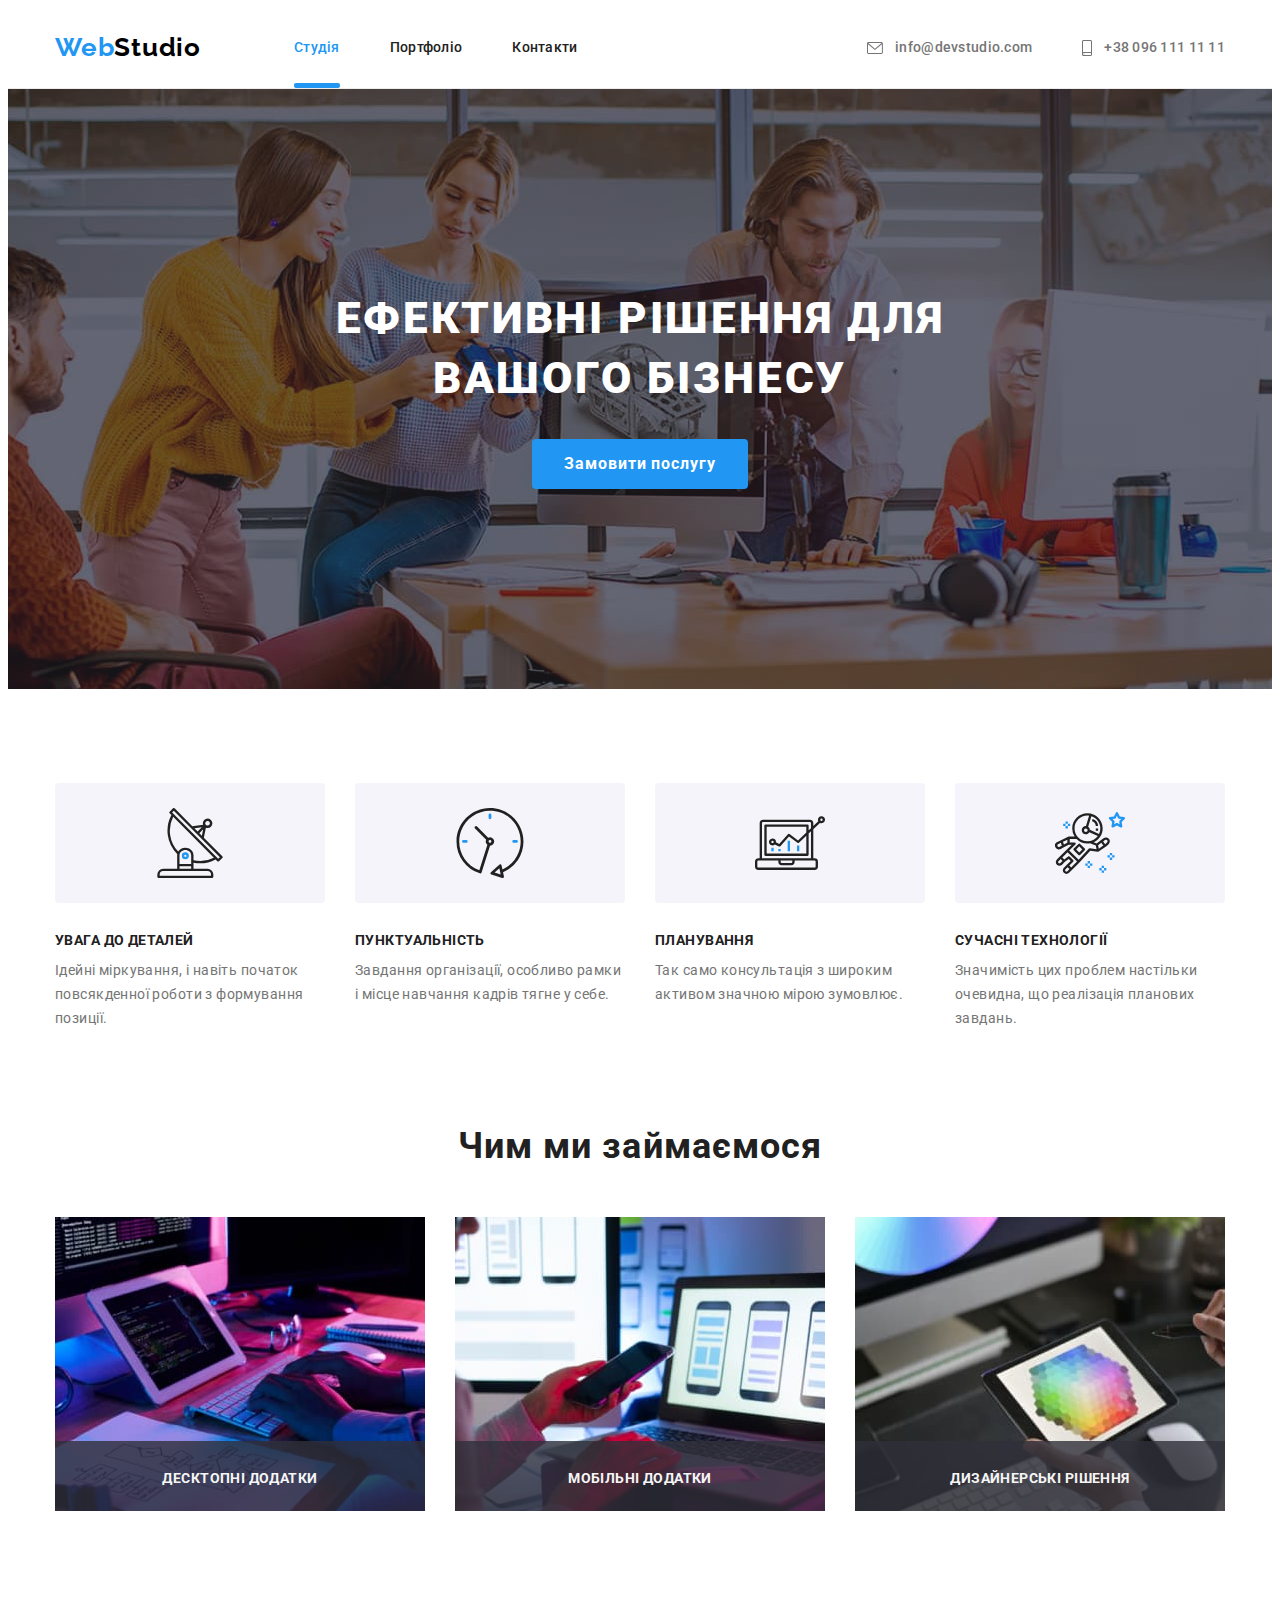
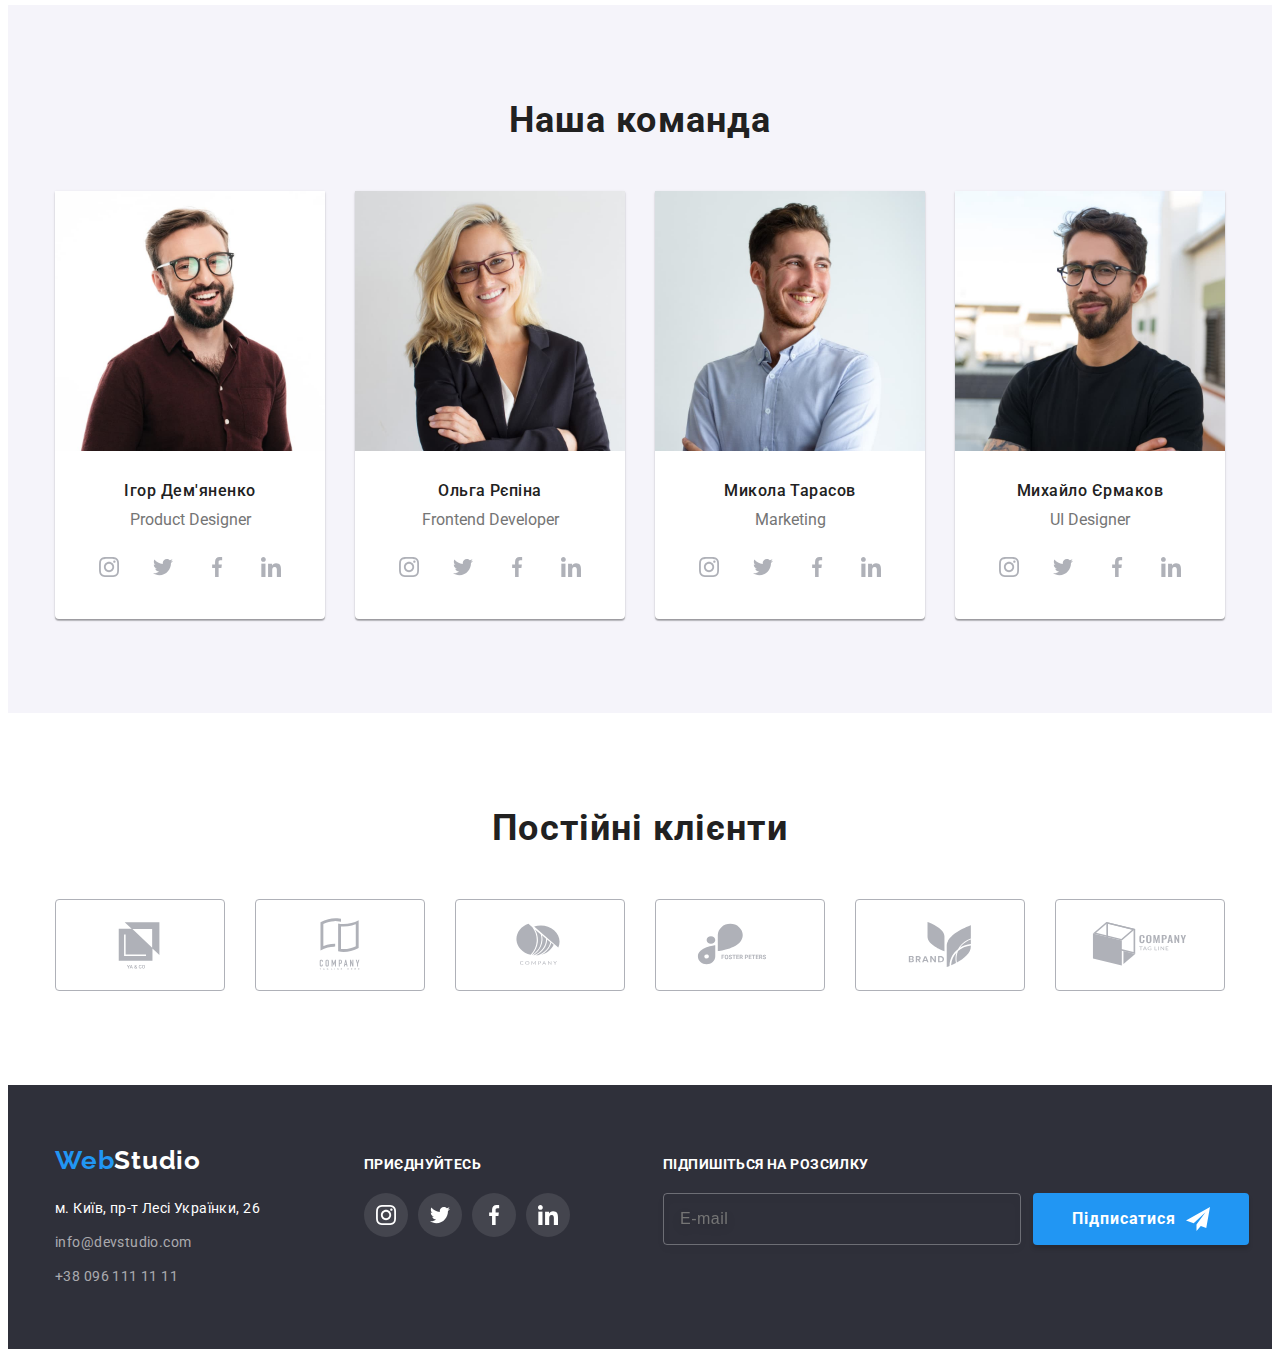
<file: index.html>
<!DOCTYPE html>
<html lang="en">
  <head>
    <meta charset="UTF-8" />
    <meta http-equiv="X-UA-Compatible" content="IE=edge" />
    <meta name="viewport" content="width=device-width, initial-scale=1.0" />
    <title>Document</title>
    <link
      rel="stylesheet"
      href="https://cdnjs.cloudflare.com/ajax/libs/modern-normalize/1.1.0/modern-normalize.min.css"
      integrity="sha512-wpPYUAdjBVSE4KJnH1VR1HeZfpl1ub8YT/NKx4PuQ5NmX2tKuGu6U/JRp5y+Y8XG2tV+wKQpNHVUX03MfMFn9Q=="
      crossorigin="anonymous"
      referrerpolicy="no-referrer"
    />
    <link rel="stylesheet" href="./css/main.min.css" />
    <link rel="preconnect" href="https://fonts.googleapis.com" />
    <link rel="preconnect" href="https://fonts.gstatic.com" crossorigin />
    <link
      href="https://fonts.googleapis.com/css2?family=Raleway:wght@700&family=Roboto:wght@400;500;700;900&display=swap"
      rel="stylesheet"
    />
  </head>
  <body>
    <header class="header">
      <div class="container header__container">
        <a href="./index.html" class="logo">
          <span class="logo__accent">Web</span>Studio</a
        >

        <nav class="site-nav">
          <ul class="site-nav__list">
            <li class="site-nav__item">
              <a
                href="./index.html"
                class="site-nav__link site-nav__link--active"
                >Студія</a
              >
            </li>
            <li class="site-nav__item">
              <a href="./portfolio.html" class="site-nav__link">Портфоліо</a>
            </li>
            <li class="site-nav__item">
              <a href="#" class="site-nav__link">Контакти</a>
            </li>
          </ul>
        </nav>
        <ul class="contacts">
          <li class="contacts__item">
            <a href="mailto:info@devstudio.com" class="contacts__link">
              <svg width="16px" height="12px" class="contacts__icon">
                <use href="./images/symbol-defs.svg#icon-convert"></use>
              </svg>
              info@devstudio.com</a
            >
          </li>
          <li class="contacts__item">
            <a href="tel:+380961111111" class="contacts__link">
              <svg width="10px" height="16px" class="contacts__icon">
                <use href="./images/symbol-defs.svg#icon-smartphone"></use>
              </svg>
              +38 096 111 11 11</a
            >
          </li>
        </ul>
      </div>
    </header>
    <main>
      <section class="hero">
        <div class="container">
          <h1 class="hero__title">Ефективні рішення для вашого бізнесу</h1>
          <button data-modal-open type="button" class="button">
            Замовити послугу
          </button>
        </div>
      </section>

      <section class="section no-padding">
        <div class="container">
          <ul class="description">
            <li class="description__item">
              <div class="description__logo">
                <svg width="70px" height="70px" class="description__icon">
                  <use href="./images/symbol-defs.svg#icon-antenna"></use>
                </svg>
              </div>
              <h3 class="description__title">УВАГА ДО ДЕТАЛЕЙ</h3>
              <p class="description__text">
                Ідейні міркування, і навіть початок повсякденної роботи з
                формування позиції.
              </p>
            </li>

            <li class="description__item">
              <div class="description__logo">
                <svg width="70px" height="70px" class="description__icon">
                  <use href="./images/symbol-defs.svg#icon-clock"></use>
                </svg>
              </div>

              <h3 class="description__title">ПУНКТУАЛЬНІСТЬ</h3>
              <p class="description__text">
                Завдання організації, особливо рамки і місце навчання кадрів
                тягне у себе.
              </p>
            </li>

            <li class="description__item">
              <div class="description__logo">
                <svg width="70px" height="70px" class="description__icon">
                  <use href="./images/symbol-defs.svg#icon-diagram"></use>
                </svg>
              </div>
              <h3 class="description__title">ПЛАНУВАННЯ</h3>
              <p class="description__text">
                Так само консультація з широким активом значною мірою зумовлює.
              </p>
            </li>

            <li class="description__item">
              <div class="description__logo">
                <svg width="70px" height="70px" class="description__icon">
                  <use href="./images/symbol-defs.svg#icon-astronaut"></use>
                </svg>
              </div>
              <h3 class="description__title">СУЧАСНІ ТЕХНОЛОГІЇ</h3>
              <p class="description__text">
                Значимість цих проблем настільки очевидна, що реалізація
                планових завдань.
              </p>
            </li>
          </ul>
        </div>
      </section>

      <section class="section">
        <div class="container">
          <h2 class="section-title">Чим ми займаємося</h2>
          <ul class="about__list">
            <li>
              <div class="about__thumb">
                <img
                  src="./images/img.jpg"
                  alt="Робочий стіл"
                  width="370"
                  height="294"
                />
                <div class="about__photo">
                  <p class="about__text">ДЕСКТОПНІ ДОДАТКИ</p>
                </div>
              </div>
            </li>

            <li>
              <div class="about__thumb">
                <img
                  src="./images/img1.jpg"
                  alt="Ноутбук з телефоном в руках"
                  width="370"
                  height="294"
                />
                <div class="about__photo">
                  <p class="about__text">МОБІЛЬНІ ДОДАТКИ</p>
                </div>
              </div>
            </li>

            <li>
              <div class="about__thumb">
                <img
                  src="./images/img2.jpg"
                  alt="Планшет"
                  width="370"
                  height="294"
                />
                <div class="about__photo">
                  <p class="about__text">ДИЗАЙНЕРСЬКІ РІШЕННЯ</p>
                </div>
              </div>
            </li>
          </ul>
        </div>
      </section>

      <section class="section color">
        <div class="container comand">
          <h2 class="section-title">Наша команда</h2>
          <ul class="team">
            <li class="team__item">
              <img
                src="./images/igor.jpg"
                alt="Ігор"
                width="270"
                height="260"
              />

              <div class="team__description">
                <h3 class="team__title">Ігор Дем'яненко</h3>
                <p class="team__text">Product Designer</p>
                <ul class="team__socials">
                  <li class="team__socials-item">
                    <a
                      class="team__socials-link"
                      href="https://instagram.com"
                      target="_blank"
                      rel="nofollow noopener noreferrer"
                      aria-label="Instagram icon"
                    >
                      <svg class="team__socials-icon" width="20" height="20">
                        <use
                          href="./images/symbol-defs.svg#icon-instagram"
                        ></use>
                      </svg>
                    </a>
                  </li>
                  <li class="team__socials-item">
                    <a
                      class="team__socials-link"
                      href="https://twitter.com"
                      target="_blank"
                      rel="nofollow noopener noreferrer"
                      aria-label="Twitter icon"
                    >
                      <svg class="team__socials-icon" width="20" height="20">
                        <use href="./images/symbol-defs.svg#icon-twitter"></use>
                      </svg>
                    </a>
                  </li>
                  <li class="team__socials-item">
                    <a
                      class="team__socials-link"
                      href="https://facebook.com"
                      target="_blank"
                      rel="nofollow noopener noreferrer"
                      aria-label="Facebook icon"
                    >
                      <svg class="team__socials-icon" width="20" height="20">
                        <use
                          href="./images/symbol-defs.svg#icon-facebook"
                        ></use>
                      </svg>
                    </a>
                  </li>
                  <li class="team__socials-item">
                    <a
                      class="team__socials-link"
                      href="https://linkedin.com"
                      target="_blank"
                      rel="nofollow noopener noreferrer"
                      aria-label="Linkedin icon"
                    >
                      <svg class="team__socials-icon" width="20" height="20">
                        <use
                          href="./images/symbol-defs.svg#icon-linkedin"
                        ></use>
                      </svg>
                    </a>
                  </li>
                </ul>
              </div>
            </li>
            <li class="team__item">
              <img
                src="./images/olga.jpg"
                alt="Ольга"
                width="270"
                height="260"
              />

              <div class="team__description">
                <h3 class="team__title">Ольга Рєпіна</h3>
                <p class="team__text">Frontend Developer</p>
                <ul class="team__socials">
                  <li class="team__socials-item">
                    <a
                      class="team__socials-link"
                      href="https://instagram.com"
                      target="_blank"
                      rel="nofollow noopener noreferrer"
                      aria-label="Instagram icon"
                    >
                      <svg class="team__socials-icon" width="20" height="20">
                        <use
                          href="./images/symbol-defs.svg#icon-instagram"
                        ></use>
                      </svg>
                    </a>
                  </li>
                  <li class="team__socials-item">
                    <a
                      class="team__socials-link"
                      href="https://twitter.com"
                      target="_blank"
                      rel="nofollow noopener noreferrer"
                      aria-label="Twitter icon"
                    >
                      <svg class="team__socials-icon" width="20" height="20">
                        <use href="./images/symbol-defs.svg#icon-twitter"></use>
                      </svg>
                    </a>
                  </li>
                  <li class="team__socials-item">
                    <a
                      class="team__socials-link"
                      href="https://facebook.com"
                      target="_blank"
                      rel="nofollow noopener noreferrer"
                      aria-label="Facebook icon"
                    >
                      <svg class="team__socials-icon" width="20" height="20">
                        <use
                          href="./images/symbol-defs.svg#icon-facebook"
                        ></use>
                      </svg>
                    </a>
                  </li>
                  <li class="team__socials-item">
                    <a
                      class="team__socials-link"
                      href="https://linkedin.com"
                      target="_blank"
                      rel="nofollow noopener noreferrer"
                      aria-label="Linkedin icon"
                    >
                      <svg class="team__socials-icon" width="20" height="20">
                        <use
                          href="./images/symbol-defs.svg#icon-linkedin"
                        ></use>
                      </svg>
                    </a>
                  </li>
                </ul>
              </div>
            </li>
            <li class="team__item">
              <img
                src="./images/mukola.jpg"
                alt="Микола"
                width="270"
                height="260"
              />

              <div class="team__description">
                <h3 class="team__title">Микола Тарасов</h3>
                <p class="team__text">Marketing</p>
                <ul class="team__socials">
                  <li class="team__socials-item">
                    <a
                      class="team__socials-link"
                      href="https://instagram.com"
                      target="_blank"
                      rel="nofollow noopener noreferrer"
                      aria-label="Instagram icon"
                    >
                      <svg class="team__socials-icon" width="20" height="20">
                        <use
                          href="./images/symbol-defs.svg#icon-instagram"
                        ></use>
                      </svg>
                    </a>
                  </li>
                  <li class="team__socials-item">
                    <a
                      class="team__socials-link"
                      href="https://twitter.com"
                      target="_blank"
                      rel="nofollow noopener noreferrer"
                      aria-label="Twitter icon"
                    >
                      <svg class="team__socials-icon" width="20" height="20">
                        <use href="./images/symbol-defs.svg#icon-twitter"></use>
                      </svg>
                    </a>
                  </li>
                  <li class="team__socials-item">
                    <a
                      class="team__socials-link"
                      href="https://facebook.com"
                      target="_blank"
                      rel="nofollow noopener noreferrer"
                      aria-label="Facebook icon"
                    >
                      <svg class="team__socials-icon" width="20" height="20">
                        <use
                          href="./images/symbol-defs.svg#icon-facebook"
                        ></use>
                      </svg>
                    </a>
                  </li>
                  <li class="team__socials-item">
                    <a
                      class="team__socials-link"
                      href="https://linkedin.com"
                      target="_blank"
                      rel="nofollow noopener noreferrer"
                      aria-label="Linkedin icon"
                    >
                      <svg class="team__socials-icon" width="20" height="20">
                        <use
                          href="./images/symbol-defs.svg#icon-linkedin"
                        ></use>
                      </svg>
                    </a>
                  </li>
                </ul>
              </div>
            </li>
            <li class="team__item">
              <img
                src="./images/mihailo.jpg"
                alt="Михайло"
                width="270"
                height="260"
              />

              <div class="team__description">
                <h3 class="team__title">Михайло Єрмаков</h3>
                <p class="team__text">UI Designer</p>
                <ul class="team__socials">
                  <li class="team__socials-item">
                    <a
                      class="team__socials-link"
                      href="https://instagram.com"
                      target="_blank"
                      rel="nofollow noopener noreferrer"
                      aria-label="Instagram icon"
                    >
                      <svg class="team__socials-icon" width="20" height="20">
                        <use
                          href="./images/symbol-defs.svg#icon-instagram"
                        ></use>
                      </svg>
                    </a>
                  </li>
                  <li class="team__socials-item">
                    <a
                      class="team__socials-link"
                      href="https://twitter.com"
                      target="_blank"
                      rel="nofollow noopener noreferrer"
                      aria-label="Twitter icon"
                    >
                      <svg class="team__socials-icon" width="20" height="20">
                        <use href="./images/symbol-defs.svg#icon-twitter"></use>
                      </svg>
                    </a>
                  </li>
                  <li class="team__socials-item">
                    <a
                      class="team__socials-link"
                      href="https://facebook.com"
                      target="_blank"
                      rel="nofollow noopener noreferrer"
                      aria-label="Facebook icon"
                    >
                      <svg class="team__socials-icon" width="20" height="20">
                        <use
                          href="./images/symbol-defs.svg#icon-facebook"
                        ></use>
                      </svg>
                    </a>
                  </li>
                  <li class="team__socials-item">
                    <a
                      class="team__socials-link"
                      href="https://linkedin.com"
                      target="_blank"
                      rel="nofollow noopener noreferrer"
                      aria-label="Linkedin icon"
                    >
                      <svg class="team__socials-icon" width="20" height="20">
                        <use
                          href="./images/symbol-defs.svg#icon-linkedin"
                        ></use>
                      </svg>
                    </a>
                  </li>
                </ul>
              </div>
            </li>
          </ul>
        </div>
      </section>
      <section class="section">
        <div class="container">
          <h2 class="section-title">Постійні клієнти</h2>
          <ul class="clients">
            <li class="clients__item">
              <a href="" class="clients__link">
                <svg width="106" height="60" class="clients__logo">
                  <use href="./images/symbol-defs.svg#icon-logo"></use>
                </svg>
              </a>
            </li>
            <li class="clients__item">
              <a href="" class="clients__link">
                <svg width="106" height="60" class="clients__logo">
                  <use href="./images/symbol-defs.svg#icon-logoo"></use>
                </svg>
              </a>
            </li>
            <li class="clients__item">
              <a href="" class="clients__link">
                <svg width="106" height="60" class="clients__logo">
                  <use href="./images/symbol-defs.svg#icon-logooo"></use>
                </svg>
              </a>
            </li>
            <li class="clients__item">
              <a href="" class="clients__link">
                <svg width="106" height="60" class="clients__logo">
                  <use href="./images/symbol-defs.svg#icon-logooooo"></use>
                </svg>
              </a>
            </li>
            <li class="clients__item">
              <a href="" class="clients__link">
                <svg width="106" height="60" class="clients__logo">
                  <use href="./images/symbol-defs.svg#icon-brand"></use>
                </svg>
              </a>
            </li>
            <li class="clients__item">
              <a href="" class="clients__link">
                <svg width="106" height="60" class="clients__logo">
                  <use href="./images/symbol-defs.svg#icon-company"></use>
                </svg>
              </a>
            </li>
          </ul>
        </div>
      </section>
    </main>

    <footer class="footer">
      <div class="container">
        <div class="address">
          <a href="/" class="logo">
            <span class="logo__accent">Web</span
            ><span class="logo__accent--inverse">Studio</span></a
          >

          <address class="address__info">
            <p class="address__text">м. Київ, пр-т Лесі Українки, 26</p>
            <ul class="address__list">
              <li class="address__item">
                <a href="mailto:info@devstudio.com" class="address__link"
                  >info@devstudio.com</a
                >
              </li>
              <li class="address__item">
                <a href="tel:+380961111111" class="address__link"
                  >+38 096 111 11 11</a
                >
              </li>
            </ul>
          </address>
        </div>
        <div class="footer-socials">
          <p class="footer-socials__join-in">ПРИЄДНУЙТЕСЬ</p>
          <ul class="footer-socials__list">
            <li class="footer-socials__item">
              <a
                class="footer-socials__link"
                href="https://instagram.com"
                target="_blank"
                rel="nofollow noopener noreferrer"
                aria-label="Instagram icon"
              >
                <svg
                  class="footer-socials__socials-icon"
                  width="20"
                  height="20"
                >
                  <use href="./images/symbol-defs.svg#icon-instagram"></use>
                </svg>
              </a>
            </li>
            <li class="footer-socials__item">
              <a
                class="footer-socials__link"
                href="https://twitter.com"
                target="_blank"
                rel="nofollow noopener noreferrer"
                aria-label="Twitter icon"
              >
                <svg
                  class="footer-socials__socials-icon"
                  width="20"
                  height="20"
                >
                  <use href="./images/symbol-defs.svg#icon-twitter"></use>
                </svg>
              </a>
            </li>
            <li class="footer-socials__item">
              <a
                class="footer-socials__link"
                href="https://facebook.com"
                target="_blank"
                rel="nofollow noopener noreferrer"
                aria-label="Facebook icon"
              >
                <svg
                  class="footer-socials__socials-icon"
                  width="20"
                  height="20"
                >
                  <use href="./images/symbol-defs.svg#icon-facebook"></use>
                </svg>
              </a>
            </li>
            <li class="footer-socials__item">
              <a
                class="footer-socials__link"
                href="https://linkedin.com"
                target="_blank"
                rel="nofollow noopener noreferrer"
                aria-label="Linkedin icon"
              >
                <svg
                  class="footer-socials__socials-icon"
                  width="20"
                  height="20"
                >
                  <use href="./images/symbol-defs.svg#icon-linkedin"></use>
                </svg>
              </a>
            </li>
          </ul>
        </div>
        <div class="subscription">
          <p class="subscription__title">ПІДПИШІТЬСЯ НА РОЗСИЛКУ</p>
          <form class="subscription__form" autocomplete="on">
            <label class="subscription__label">
              <input
                type="text"
                class="subscription__input"
                name="email"
                placeholder="E-mail"
              />
            </label>
            <button class="subscription__button" type="button">
              Підписатися
              <svg class="subscription__icon" width="24" height="24">
                <use href="./images/symbol-defs.svg#icon-send"></use>
              </svg>
            </button>
          </form>
        </div>
      </div>
    </footer>

    <div class="backdrop is-hidden" data-modal>
      <div class="modal">
        <button data-modal-close class="modal__close">
          <svg class="modal__close-icon" width="18" height="18">
            <use href="./images/symbol-defs.svg#icon-close"></use>
          </svg>
        </button>

        <h2 class="modal__title">Залиште своЇ дані, ми вам передзвонимо</h2>

        <form class="modal__form">
          <label for="Ім'я" class="modal__form-label">
            <span class="modal__form-subtitle">Ім'я</span>
            <input type="text" name="name" class="modal__form-input" />
            <svg class="modal__form-icon" width="18" height="18">
              <use href="./images/symbol-defs.svg#icon-person"></use>
            </svg>
          </label>

          <label for="Телефон" class="modal__form-label">
            <span class="modal__form-subtitle">Телефон</span>
            <input type="text" name="phone" class="modal__form-input" />
            <svg class="modal__form-icon" width="18" height="18">
              <use href="./images/symbol-defs.svg#icon-phone"></use>
            </svg>
          </label>

          <label for="Пошта" class="modal__form-label">
            <span class="modal__form-subtitle">Пошта</span>
            <input type="text" name="email" class="modal__form-input" />
            <svg class="modal__form-icon" width="18" height="18">
              <use href="./images/symbol-defs.svg#icon-email"></use>
            </svg>
          </label>

          <label for="Коментар" class="modal__form-label">
            <span class="modal__form-subtitle">Коментар</span>
            <textarea
              name="coment"
              class="modal__form-coment"
              placeholder="Введіть текст"
            ></textarea>
          </label>
        </form>

        <label for="policy" class="modal__policy-label">
          <input
            type="checkbox"
            name="policy"
            id="policy"
            class="modal__policy-input"
          />
          <span class="modal__checkbox-icon"></span>

          <span class="modal__form-policy"
            >Погоджуюся з розсилкою та приймаю
            <a href="#" class="modal__policy-link">Умови договору</a></span
          >
        </label>

        <button type="submit" class="button modal__button-send">
          Відправити
        </button>
      </div>
    </div>

    <script src="./js/modal.js"></script>
  </body>
</html>
</file>
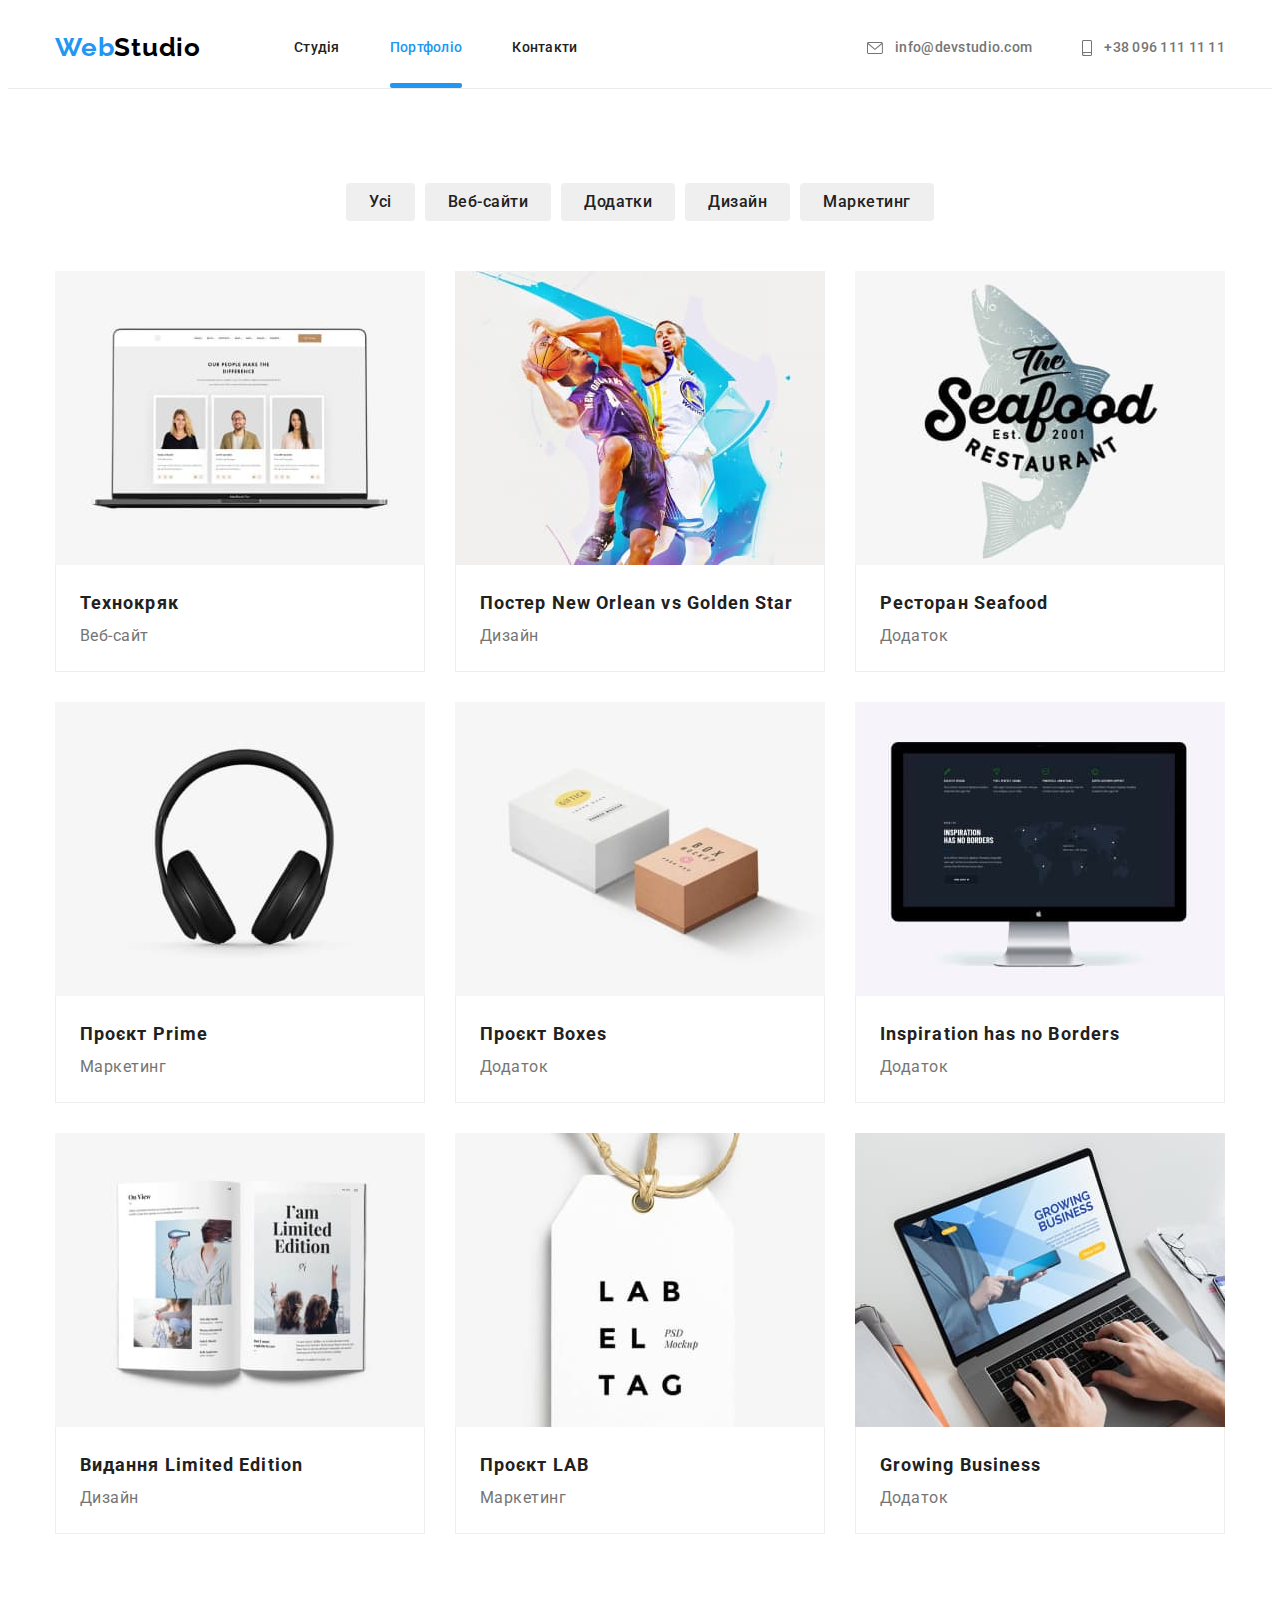
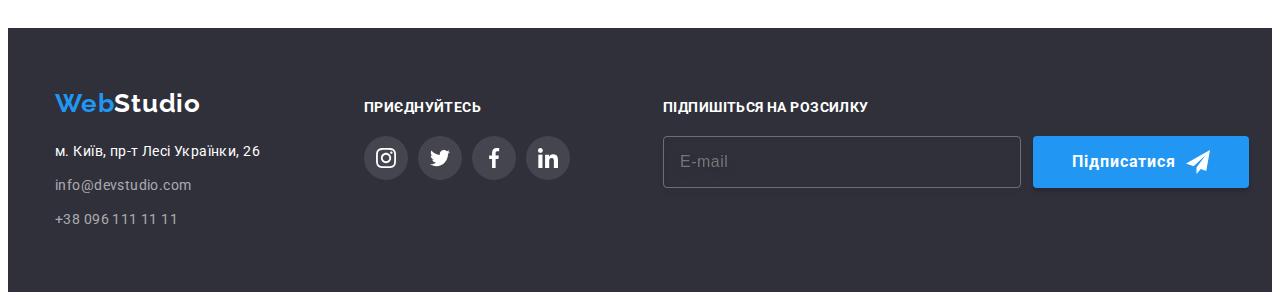
<file: portfolio.html>
<!DOCTYPE html>
<html lang="en">
  <head>
    <meta charset="UTF-8" />
    <meta http-equiv="X-UA-Compatible" content="IE=edge" />
    <meta name="viewport" content="width=device-width, initial-scale=1.0" />
    <title>Document</title>
    <link
      rel="stylesheet"
      href="https://cdnjs.cloudflare.com/ajax/libs/modern-normalize/1.1.0/modern-normalize.min.css"
      integrity="sha512-wpPYUAdjBVSE4KJnH1VR1HeZfpl1ub8YT/NKx4PuQ5NmX2tKuGu6U/JRp5y+Y8XG2tV+wKQpNHVUX03MfMFn9Q=="
      crossorigin="anonymous"
      referrerpolicy="no-referrer"
    />
    <link rel="stylesheet" href="./css/main.min.css" />
    <link rel="preconnect" href="https://fonts.googleapis.com" />
    <link rel="preconnect" href="https://fonts.gstatic.com" crossorigin />
    <link
      href="https://fonts.googleapis.com/css2?family=Raleway:wght@700&family=Roboto:wght@400;500;700;900&display=swap"
      rel="stylesheet"
    />
  </head>
  <body>
    <header class="header">
      <div class="container header__container">
        <a href="./index.html" class="logo">
          <span class="logo__accent">Web</span>Studio</a
        >

        <nav class="site-nav">
          <ul class="site-nav__list">
            <li class="site-nav__item">
              <a href="./index.html" class="site-nav__link">Студія</a>
            </li>
            <li class="site-nav__item">
              <a
                href="./portfolio.html"
                class="site-nav__link site-nav__link--active"
                >Портфоліо</a
              >
            </li>
            <li class="site-nav__item">
              <a href="#" class="site-nav__link">Контакти</a>
            </li>
          </ul>
        </nav>
        <ul class="contacts">
          <li class="contacts__item">
            <a href="mailto:info@devstudio.com" class="contacts__link">
              <svg width="16px" height="12px" class="contacts__icon">
                <use href="./images/symbol-defs.svg#icon-convert"></use>
              </svg>
              info@devstudio.com</a
            >
          </li>
          <li class="contacts__item">
            <a href="tel:+380961111111" class="contacts__link">
              <svg width="10px" height="16px" class="contacts__icon">
                <use href="./images/symbol-defs.svg#icon-smartphone"></use>
              </svg>
              +38 096 111 11 11</a
            >
          </li>
        </ul>
      </div>
    </header>
    <main>
      <section class="section">
        <div class="container">
          <ul class="portfolio__navigation">
            <li class="portfolio__item">
              <button type="button" class="portfolio__button">Усі</button>
            </li>
            <li class="portfolio__item">
              <button type="button" class="portfolio__button">Веб-сайти</button>
            </li>
            <li class="portfolio__item">
              <button type="button" class="portfolio__button">Додатки</button>
            </li>
            <li class="portfolio__item">
              <button type="button" class="portfolio__button">Дизайн</button>
            </li>
            <li class="portfolio__item">
              <button type="button" class="portfolio__button">Маркетинг</button>
            </li>
          </ul>

          <ul class="portfolio__works">
            <li class="portfolio__work-item">
              <a href="#" class="portfolio__work-link">
                <div class="portfolio__work-photo">
                  <img
                    src="./images/technocrack.jpg"
                    alt="Технокряк"
                    width="370"
                    height="294"
                  />

                  <p class="portfolio__work-photo-text">
                    Ресурс пропонує комплексні пропозиції з різним рівнем
                    функціоналу та сервісів. Все це дозволить відвідувачу
                    отримати вичерпні відомості про компанію чи приватну особу.
                  </p>
                </div>

                <div class="portfolio__work-description">
                  <h2 class="portfolio__work-title">Технокряк</h2>
                  <p class="portfolio__work-text">Веб-сайт</p>
                </div>
              </a>
            </li>

            <li class="portfolio__work-item">
              <a href="" alt="" class="portfolio__work-link">
                <div class="portfolio__work-photo">
                  <img
                    src="./images/poster.jpg"
                    alt="Постер"
                    width="370"
                    height="294"
                  />
                  <p class="portfolio__work-photo-text">
                    Ресурс пропонує комплексні пропозиції з різним рівнем
                    функціоналу та сервісів. Все це дозволить відвідувачу
                    отримати вичерпні відомості про компанію чи приватну особу.
                  </p>
                </div>
                <div class="portfolio__work-description">
                  <h2 class="portfolio__work-title">
                    Постер New Orlean vs Golden Star
                  </h2>
                  <p class="portfolio__work-text">Дизайн</p>
                </div>
              </a>
            </li>

            <li class="portfolio__work-item">
              <a href="" class="portfolio__work-link">
                <div class="portfolio__work-photo">
                  <img
                    src="./images/restaurant.jpg"
                    alt="Ресторан"
                    width="370"
                    height="294"
                  />
                  <p class="portfolio__work-photo-text">
                    Ресурс пропонує комплексні пропозиції з різним рівнем
                    функціоналу та сервісів. Все це дозволить відвідувачу
                    отримати вичерпні відомості про компанію чи приватну особу.
                  </p>
                </div>
                <div class="portfolio__work-description">
                  <h2 class="portfolio__work-title">Ресторан Seafood</h2>
                  <p class="portfolio__work-text">Додаток</p>
                </div>
              </a>
            </li>

            <li class="portfolio__work-item">
              <a href="" class="portfolio__work-link">
                <div class="portfolio__work-photo">
                  <img
                    src="./images/prime.jpg"
                    alt="Прайм"
                    width="370"
                    height="294"
                  />
                  <p class="portfolio__work-photo-text">
                    Ресурс пропонує комплексні пропозиції з різним рівнем
                    функціоналу та сервісів. Все це дозволить відвідувачу
                    отримати вичерпні відомості про компанію чи приватну особу.
                  </p>
                </div>
                <div class="portfolio__work-description">
                  <h2 class="portfolio__work-title">Проєкт Prime</h2>
                  <p class="portfolio__work-text">Маркетинг</p>
                </div>
              </a>
            </li>

            <li class="portfolio__work-item">
              <a href="" class="portfolio__work-link">
                <div class="portfolio__work-photo">
                  <img
                    src="./images/boxes.jpg"
                    alt="Коробки"
                    width="370"
                    height="294"
                  />
                  <p class="portfolio__work-photo-text">
                    Ресурс пропонує комплексні пропозиції з різним рівнем
                    функціоналу та сервісів. Все це дозволить відвідувачу
                    отримати вичерпні відомості про компанію чи приватну особу.
                  </p>
                </div>
                <div class="portfolio__work-description">
                  <h2 class="portfolio__work-title">Проєкт Boxes</h2>
                  <p class="portfolio__work-text">Додаток</p>
                </div>
              </a>
            </li>

            <li class="portfolio__work-item">
              <a href="" class="portfolio__work-link">
                <div class="portfolio__work-photo">
                  <img
                    src="./images/noborders.jpg"
                    alt="безмеж"
                    width="370"
                    height="294"
                  />
                  <p class="portfolio__work-photo-text">
                    Ресурс пропонує комплексні пропозиції з різним рівнем
                    функціоналу та сервісів. Все це дозволить відвідувачу
                    отримати вичерпні відомості про компанію чи приватну особу.
                  </p>
                </div>
                <div class="portfolio__work-description">
                  <h2 class="portfolio__work-title">
                    Inspiration has no Borders
                  </h2>
                  <p class="portfolio__work-text">Додаток</p>
                </div>
              </a>
            </li>

            <li class="portfolio__work-item">
              <a href="" class="portfolio__work-link">
                <div class="portfolio__work-photo">
                  <img
                    src="./images/limited.jpg"
                    alt="Лімітоване"
                    width="370"
                    height="294"
                  />
                  <p class="portfolio__work-photo-text">
                    Ресурс пропонує комплексні пропозиції з різним рівнем
                    функціоналу та сервісів. Все це дозволить відвідувачу
                    отримати вичерпні відомості про компанію чи приватну особу.
                  </p>
                </div>
                <div class="portfolio__work-description">
                  <h2 class="portfolio__work-title">Видання Limited Edition</h2>
                  <p class="portfolio__work-text">Дизайн</p>
                </div>
              </a>
            </li>

            <li class="portfolio__work-item">
              <a href="" class="portfolio__work-link">
                <div class="portfolio__work-photo">
                  <img
                    src="./images/lab.jpg"
                    alt="Лімітоване"
                    width="370"
                    height="294"
                  />
                  <p class="portfolio__work-photo-text">
                    Ресурс пропонує комплексні пропозиції з різним рівнем
                    функціоналу та сервісів. Все це дозволить відвідувачу
                    отримати вичерпні відомості про компанію чи приватну особу.
                  </p>
                </div>
                <div class="portfolio__work-description">
                  <h2 class="portfolio__work-title">Проєкт LAB</h2>
                  <p class="portfolio__work-text">Маркетинг</p>
                </div>
              </a>
            </li>

            <li class="portfolio__work-item">
              <a href="" class="portfolio__work-link">
                <div class="portfolio__work-photo">
                  <img
                    src="./images/bussines.jpg"
                    alt="Бізнес"
                    width="370"
                    height="294"
                  />
                  <p class="portfolio__work-photo-text">
                    Ресурс пропонує комплексні пропозиції з різним рівнем
                    функціоналу та сервісів. Все це дозволить відвідувачу
                    отримати вичерпні відомості про компанію чи приватну особу.
                  </p>
                </div>
                <div class="portfolio__work-description">
                  <h2 class="portfolio__work-title">Growing Business</h2>
                  <p class="portfolio__work-text">Додаток</p>
                </div>
              </a>
            </li>
          </ul>
        </div>
      </section>
    </main>

    <footer class="footer">
      <div class="container">
        <div class="address">
          <a href="/" class="logo">
            <span class="logo__accent">Web</span
            ><span class="logo__accent--inverse">Studio</span></a
          >

          <address class="address__info">
            <p class="address__text">м. Київ, пр-т Лесі Українки, 26</p>
            <ul class="address__list">
              <li class="address__item">
                <a href="mailto:info@devstudio.com" class="address__link"
                  >info@devstudio.com</a
                >
              </li>
              <li class="address__item">
                <a href="tel:+380961111111" class="address__link"
                  >+38 096 111 11 11</a
                >
              </li>
            </ul>
          </address>
        </div>
        <div class="footer-socials">
          <p class="footer-socials__join-in">ПРИЄДНУЙТЕСЬ</p>
          <ul class="footer-socials__list">
            <li class="footer-socials__item">
              <a
                class="footer-socials__link"
                href="https://instagram.com"
                target="_blank"
                rel="nofollow noopener noreferrer"
                aria-label="Instagram icon"
              >
                <svg
                  class="footer-socials__socials-icon"
                  width="20"
                  height="20"
                >
                  <use href="./images/symbol-defs.svg#icon-instagram"></use>
                </svg>
              </a>
            </li>
            <li class="footer-socials__item">
              <a
                class="footer-socials__link"
                href="https://twitter.com"
                target="_blank"
                rel="nofollow noopener noreferrer"
                aria-label="Twitter icon"
              >
                <svg
                  class="footer-socials__socials-icon"
                  width="20"
                  height="20"
                >
                  <use href="./images/symbol-defs.svg#icon-twitter"></use>
                </svg>
              </a>
            </li>
            <li class="footer-socials__item">
              <a
                class="footer-socials__link"
                href="https://facebook.com"
                target="_blank"
                rel="nofollow noopener noreferrer"
                aria-label="Facebook icon"
              >
                <svg
                  class="footer-socials__socials-icon"
                  width="20"
                  height="20"
                >
                  <use href="./images/symbol-defs.svg#icon-facebook"></use>
                </svg>
              </a>
            </li>
            <li class="footer-socials__item">
              <a
                class="footer-socials__link"
                href="https://linkedin.com"
                target="_blank"
                rel="nofollow noopener noreferrer"
                aria-label="Linkedin icon"
              >
                <svg
                  class="footer-socials__socials-icon"
                  width="20"
                  height="20"
                >
                  <use href="./images/symbol-defs.svg#icon-linkedin"></use>
                </svg>
              </a>
            </li>
          </ul>
        </div>
        <div class="subscription">
          <p class="subscription__title">ПІДПИШІТЬСЯ НА РОЗСИЛКУ</p>
          <form class="subscription__form" autocomplete="on">
            <label class="subscription__label">
              <input
                type="text"
                class="subscription__input"
                name="email"
                placeholder="E-mail"
              />
            </label>
            <button class="subscription__button" type="button">
              Підписатися
              <svg class="subscription__icon" width="24" height="24">
                <use href="./images/symbol-defs.svg#icon-send"></use>
              </svg>
            </button>
          </form>
        </div>
      </div>
    </footer>
  </body>
</html>
</file>
<file: css/main.min.css>
html{-webkit-box-sizing:border-box;box-sizing:border-box}*,*::before,*::after{-webkit-box-sizing:inherit;box-sizing:inherit}body{color:#f5f5f5;font-family:Roboto,sans-serif}p{margin:0px}ul{list-style:none;padding:0px;margin:0px}img{display:block}h1,h2,h3,h4,h5,h6,p{margin-top:0px;margin-bottom:0px}.container{-webkit-box-align:center;-ms-flex-align:center;align-items:center;width:1200px;margin-left:auto;margin-right:auto;padding-left:15px;padding-right:15px}.button{color:#fff;background-color:#2196f3;border:none;border-radius:4px;font-family:inherit;font-weight:700;font-size:16px;line-height:1.88;-webkit-box-align:center;-ms-flex-align:center;align-items:center;text-align:center;letter-spacing:.06em;cursor:pointer;width:216px;height:50px}.section{padding-top:94px;padding-bottom:94px}.section-title{color:#212121;font-size:36px;line-height:1.17;text-align:center;letter-spacing:.03em;margin-top:0;margin-bottom:50px}.no-padding{margin-top:0px;padding-bottom:0px}.color{background:#f5f4fa}.about__list{display:-webkit-box;display:-ms-flexbox;display:flex;-webkit-box-pack:justify;-ms-flex-pack:justify;justify-content:space-between}.about__thumb{position:relative}.about__photo{width:370px;height:70px;position:absolute;bottom:0;left:50%;-webkit-transform:translate(-50%, 0);transform:translate(-50%, 0);background-color:rgba(47,48,58,.8)}.about__text{font-weight:700;font-size:14px;line-height:1.14;text-align:center;-webkit-box-pack:center;-ms-flex-pack:center;justify-content:center;letter-spacing:.03em;padding-top:30px;padding-bottom:30px}.clients{display:-webkit-box;display:-ms-flexbox;display:flex;-webkit-box-pack:center;-ms-flex-pack:center;justify-content:center;-webkit-box-align:center;-ms-flex-align:center;align-items:center;gap:30px}.clients__logo{display:-webkit-box;display:-ms-flexbox;display:flex;-webkit-box-align:center;-ms-flex-align:center;align-items:center;-webkit-box-pack:center;-ms-flex-pack:center;justify-content:center;fill:#afb1b8;-webkit-transition:fill 250ms cubic-bezier(0.4, 0, 0.2, 1);transition:fill 250ms cubic-bezier(0.4, 0, 0.2, 1)}.clients__link{display:-webkit-box;display:-ms-flexbox;display:flex;-webkit-box-align:center;-ms-flex-align:center;align-items:center;-webkit-box-pack:center;-ms-flex-pack:center;justify-content:center;background-color:rgba(0,0,0,0);-webkit-box-sizing:border-box;box-sizing:border-box;width:170px;height:92px;border:1px solid #afb1b8;border-radius:4px;-webkit-transition:border-color 250ms cubic-bezier(0.4, 0, 0.2, 1);transition:border-color 250ms cubic-bezier(0.4, 0, 0.2, 1)}.clients__link:hover,.clients__link:focus{border:1px solid #2196f3}.clients__link:hover .clients__logo,.clients__link:focus .clients__logo{fill:#2196f3}.clients__item{display:-webkit-box;display:-ms-flexbox;display:flex;-webkit-box-align:center;-ms-flex-align:center;align-items:center;-webkit-box-pack:center;-ms-flex-pack:center;justify-content:center}.description{display:-webkit-box;display:-ms-flexbox;display:flex;padding-left:0px;padding-right:0px;margin:0px}.description__title{color:#212121;font-size:14px;line-height:1.14;letter-spacing:.03em;text-transform:uppercase;margin-top:0px;margin-bottom:10px}.description__item{display:inline-block;width:270px;padding-left:0px;margin-left:30px}.description__item:first-child{margin-left:0}.description__text{color:#757575;font-size:14px;line-height:1.71;letter-spacing:.03em}.description__logo{height:120px;display:-webkit-box;display:-ms-flexbox;display:flex;-webkit-box-align:center;-ms-flex-align:center;align-items:center;-webkit-box-pack:center;-ms-flex-pack:center;justify-content:center;background-color:#f5f4fa;margin-bottom:30px;border-radius:4px}.description__icon{display:-webkit-box;display:-ms-flexbox;display:flex;-webkit-box-align:center;-ms-flex-align:center;align-items:center;-webkit-box-pack:center;-ms-flex-pack:center;justify-content:center}.footer{background:#2f303a;padding-top:60px;padding-bottom:60px}.footer .container{-webkit-box-align:center;-ms-flex-align:center;align-items:center;width:1200px;margin-left:auto;margin-right:auto;padding-left:15px;padding-right:15px;font-size:14px;line-height:1.71;display:-webkit-box;display:-ms-flexbox;display:flex;-webkit-box-align:baseline;-ms-flex-align:baseline;align-items:baseline}.address{margin-right:70px}.address__info{font-style:normal;margin-right:0px;width:230px;padding-top:20px}.address__text{color:#fff;font-size:14px;line-height:1.71;letter-spacing:.03em;margin-right:0px}.address__link{color:rgba(255,255,255,.6);font-size:14px;line-height:1.71;letter-spacing:.03em;text-decoration:none;-webkit-transition:color 250ms cubic-bezier(0.4, 0, 0.2, 1);transition:color 250ms cubic-bezier(0.4, 0, 0.2, 1)}.address__link:hover,.address__link:focus{color:#2196f3}.address__item{padding-top:10px}.footer-socials__list{display:-webkit-box;display:-ms-flexbox;display:flex;-webkit-box-align:center;-ms-flex-align:center;align-items:center;-webkit-box-pack:center;-ms-flex-pack:center;justify-content:center;gap:10px}.footer-socials__join-in{color:#fff;font-size:14px;line-height:1.14;letter-spacing:.03em;margin-bottom:20px;font-weight:700}.footer-socials__link{display:-webkit-box;display:-ms-flexbox;display:flex;-webkit-box-align:center;-ms-flex-align:center;align-items:center;-webkit-box-pack:center;-ms-flex-pack:center;justify-content:center;width:44px;height:44px;color:#fff;background-color:rgba(255,255,255,.1);fill:currentColor;border-radius:50%;-webkit-transition:background-color 250ms cubic-bezier(0.4, 0, 0.2, 1);transition:background-color 250ms cubic-bezier(0.4, 0, 0.2, 1)}.footer-socials__link:hover,.footer-socials__link:focus{background-color:#2196f3}.footer-socials__socials-icon{fill:currentColor}.subscription{margin-left:93px}.subscription__title{color:#fff;font-size:14px;line-height:1.14;letter-spacing:.03em;margin-bottom:20px;font-weight:700}.subscription__form{display:-webkit-box;display:-ms-flexbox;display:flex}.subscription__input{border:1px solid rgba(255,255,255,.3);border-radius:4px;background-color:rgba(0,0,0,0);min-width:358px;margin-right:12px;font-size:16px;line-height:1.25;letter-spacing:.03em;color:rgba(255,255,255,.9);padding:15px 16px;-webkit-filter:drop-shadow(0px 4px 4px rgba(0, 0, 0, 0.15));filter:drop-shadow(0px 4px 4px rgba(0, 0, 0, 0.15));-webkit-transition:border-color 250ms cubic-bezier(0.4, 0, 0.2, 1);transition:border-color 250ms cubic-bezier(0.4, 0, 0.2, 1)}.subscription__input:hover,.subscription__input:focus{border-color:#2196f3;outline:none}.subscription__button{display:-webkit-inline-box;display:-ms-inline-flexbox;display:inline-flex;padding:10px 28px;color:#fff;background-color:#2196f3;border:none;border-radius:4px;font-family:inherit;font-weight:700;font-size:16px;line-height:1.88;-webkit-box-align:center;-ms-flex-align:center;align-items:center;text-align:center;-webkit-box-pack:center;-ms-flex-pack:center;justify-content:center;letter-spacing:.06em;-webkit-box-shadow:0px 4px 4px rgba(0,0,0,.15);box-shadow:0px 4px 4px rgba(0,0,0,.15);cursor:pointer;width:216px}.subscription__icon{fill:#fff;margin-left:10px}.header{border-bottom:1px solid #ececec}.header__container{width:1200px;display:-webkit-box;display:-ms-flexbox;display:flex;-webkit-box-align:center;-ms-flex-align:center;align-items:center;margin-left:auto;margin-right:auto;padding-top:0px;padding-bottom:0px;padding-left:15px;padding-right:15px}.logo{color:#000;font-family:Raleway,sans-serif;font-weight:700;font-size:26px;line-height:1.2;letter-spacing:.03em;text-decoration:none;margin-right:93px}.logo__accent{color:#2196f3}.logo__accent--inverse{color:#fff}.site-nav__list{display:-webkit-box;display:-ms-flexbox;display:flex;padding-left:0px}.site-nav__link{color:#212121;font-weight:500;font-size:14px;line-height:1.14;letter-spacing:.02em;text-decoration:none;position:relative;display:block;padding-top:32px;padding-bottom:32px;-webkit-transition:color 250ms cubic-bezier(0.4, 0, 0.2, 1);transition:color 250ms cubic-bezier(0.4, 0, 0.2, 1)}.site-nav__link--active{color:#2196f3}.site-nav__link--active::after{content:"";display:block;width:100%;height:5px;background-color:#2196f3;position:absolute;left:0;bottom:0;border-radius:2px}.site-nav__link:hover,.site-nav__link:focus{color:#2196f3}.site-nav__item{margin-right:50px}.site-nav__item:last-child{margin-right:0}.contacts{display:-webkit-box;display:-ms-flexbox;display:flex;padding-left:0px;margin-left:auto}.contacts__link{color:#757575;font-weight:500;font-size:14px;line-height:1.14;letter-spacing:.02em;text-decoration:none;display:-webkit-box;display:-ms-flexbox;display:flex;-webkit-box-align:center;-ms-flex-align:center;align-items:center;padding-bottom:32px;padding-top:32px;-webkit-transition:color 250ms cubic-bezier(0.4, 0, 0.2, 1);transition:color 250ms cubic-bezier(0.4, 0, 0.2, 1)}.contacts__link:hover,.contacts__link:focus{color:#2196f3}.contacts__link:hover .contacts__icon,.contacts__link:focus .contacts__icon{fill:currentColor}.contacts__item{display:-webkit-box;display:-ms-flexbox;display:flex;-webkit-box-align:center;-ms-flex-align:center;align-items:center;margin:0;padding:0;list-style:none;margin-left:50px}.contacts__icon{fill:#757575;margin-right:12px}.hero{text-align:center;background-color:#c4c4c4;padding-top:200px;padding-bottom:200px;margin-left:auto;margin-right:auto;background-image:-webkit-gradient(linear, left top, left bottom, from(rgba(47, 48, 58, 0.4)), to(rgba(47, 48, 58, 0.4))),url(../images/hero.jpg);background-image:linear-gradient(rgba(47, 48, 58, 0.4), rgba(47, 48, 58, 0.4)),url(../images/hero.jpg);background-repeat:no-repeat;background-position:center;background-size:cover}.hero__title{color:#fff;font-weight:900;font-size:44px;line-height:1.36;text-align:center;letter-spacing:.06em;text-transform:uppercase;width:696px;height:120px;margin-top:0px;margin-bottom:30px;margin-left:auto;margin-right:auto}.backdrop{position:fixed;top:0;left:0;width:100%;height:100%;background-color:rgba(0,0,0,.2);opacity:1;-webkit-filter:drop-shadow(0px 4px 4px rgba(0, 0, 0, 0.25));filter:drop-shadow(0px 4px 4px rgba(0, 0, 0, 0.25));-webkit-transition:opacity 250ms cubic-bezier(0.4, 0, 0.2, 1),visibility 250ms cubic-bezier(0.4, 0, 0.2, 1);transition:opacity 250ms cubic-bezier(0.4, 0, 0.2, 1),visibility 250ms cubic-bezier(0.4, 0, 0.2, 1)}.backdrop.is-hidden{opacity:0;pointer-events:none;visibility:hidden}.backdrop.is-hidden .modal{-webkit-transform:translate(-50%, -50%) scale(0.8);transform:translate(-50%, -50%) scale(0.8);-webkit-transition:-webkit-transform 250ms cubic-bezier(0.4, 0, 0.2, 1);transition:-webkit-transform 250ms cubic-bezier(0.4, 0, 0.2, 1);transition:transform 250ms cubic-bezier(0.4, 0, 0.2, 1);transition:transform 250ms cubic-bezier(0.4, 0, 0.2, 1), -webkit-transform 250ms cubic-bezier(0.4, 0, 0.2, 1)}.modal{width:528px;height:581px;background-color:#fff;position:absolute;top:50%;left:50%;-webkit-transform:translate(-50%, -50%) scale(1);transform:translate(-50%, -50%) scale(1);-webkit-transition:-webkit-transform 250ms cubic-bezier(0.4, 0, 0.2, 1);transition:-webkit-transform 250ms cubic-bezier(0.4, 0, 0.2, 1);transition:transform 250ms cubic-bezier(0.4, 0, 0.2, 1);transition:transform 250ms cubic-bezier(0.4, 0, 0.2, 1), -webkit-transform 250ms cubic-bezier(0.4, 0, 0.2, 1)}.modal__close{position:absolute;top:8px;right:8px;width:30px;height:30px;cursor:pointer;border-radius:50%;border:1px solid rgba(0,0,0,.1);background-color:#fff}.modal__close-icon{position:absolute;top:15px;right:-4px;-webkit-transform:translate(-50%, -50%);transform:translate(-50%, -50%);-webkit-transition:fill 250ms cubic-bezier(0.4, 0, 0.2, 1);transition:fill 250ms cubic-bezier(0.4, 0, 0.2, 1)}.modal__close-icon:hover,.modal__close-icon:focus{fill:#2196f3}.modal__title{font-weight:700;font-size:20px;line-height:1.15;text-align:center;letter-spacing:.03em;-webkit-box-pack:center;-ms-flex-pack:center;justify-content:center;margin-top:40px;color:#212121}.modal__form{margin-left:40px;margin-right:40px;margin-top:12px}.modal__form-input{margin-top:4px;width:448px;height:40px;padding:0;padding-left:42px;display:block;outline:none;border:1px solid rgba(33,33,33,.2);border-radius:4px;-webkit-transition:border-color 250ms cubic-bezier(0.4, 0, 0.2, 1);transition:border-color 250ms cubic-bezier(0.4, 0, 0.2, 1)}.modal__form-input:focus,.modal__form-input:hover{border-color:#2196f3}.modal__form-label{position:relative;display:block;margin-bottom:10px}.modal__form-label:focus-within>.modal__form-icon{fill:#2196f3}.modal__form-subtitle{font-size:12px;line-height:1.17;letter-spacing:.01em;color:#757575;display:block}.modal__form-icon{position:absolute;top:30px;left:12px;-webkit-transition:fill 250ms cubic-bezier(0.4, 0, 0.2, 1);transition:fill 250ms cubic-bezier(0.4, 0, 0.2, 1)}.modal__form-coment{resize:none;margin-top:4px;width:448px;height:120px;padding:12px 16px;display:block;outline:none;border:1px solid rgba(33,33,33,.2);border-radius:4px;-webkit-transition:border-color 250ms cubic-bezier(0.4, 0, 0.2, 1);transition:border-color 250ms cubic-bezier(0.4, 0, 0.2, 1)}.modal__form-coment:focus,.modal__form-coment:hover{border-color:#2196f3}.modal__form-coment::-webkit-input-placeholder{font-size:12px;line-height:1.17;letter-spacing:.01em;color:rgba(117,117,117,.5)}.modal__form-coment::-moz-placeholder{font-size:12px;line-height:1.17;letter-spacing:.01em;color:rgba(117,117,117,.5)}.modal__form-coment:-ms-input-placeholder{font-size:12px;line-height:1.17;letter-spacing:.01em;color:rgba(117,117,117,.5)}.modal__form-coment::-ms-input-placeholder{font-size:12px;line-height:1.17;letter-spacing:.01em;color:rgba(117,117,117,.5)}.modal__form-coment::placeholder{font-size:12px;line-height:1.17;letter-spacing:.01em;color:rgba(117,117,117,.5)}.modal__policy-label{display:-webkit-box;display:-ms-flexbox;display:flex;-webkit-box-align:center;-ms-flex-align:center;align-items:center;-webkit-box-pack:center;-ms-flex-pack:center;justify-content:center}.modal__policy-input{position:absolute;width:1px;height:1px;margin:-1px;bottom:0;padding:0;clip:rect(0 0 0 0);overflow:hidden}.modal__policy-input:checked+.modal__checkbox-icon{background-color:#2196f3;background-image:url(../images/check.svg);background-size:contain;background-origin:border-box;border-color:#2196f3}.modal__form-policy{font-size:14px;line-height:1.71;letter-spacing:.03em;color:#757575;margin-left:10px;display:inline-block}.modal__checkbox-icon{display:inline-block;width:16px;height:15px;border:2px solid #212121;border-radius:2px;-webkit-transition:background-color 250ms cubic-bezier(0.4, 0, 0.2, 1),border-color 250ms cubic-bezier(0.4, 0, 0.2, 1);transition:background-color 250ms cubic-bezier(0.4, 0, 0.2, 1),border-color 250ms cubic-bezier(0.4, 0, 0.2, 1)}.modal__policy-link{color:#2196f3}.modal__button-send{margin-left:164px;margin-top:30px;-webkit-filter:drop-shadow(0px 4px 4px rgba(0, 0, 0, 0.25));filter:drop-shadow(0px 4px 4px rgba(0, 0, 0, 0.25))}.portfolio__button{color:#212121;font-weight:500;font-size:16px;line-height:1.63;letter-spacing:.03em;cursor:pointer;font-family:inherit;padding:6px 23px;-webkit-transition:background-color,color,-webkit-filter 250ms cubic-bezier(0.4, 0, 0.2, 1);transition:background-color,color,-webkit-filter 250ms cubic-bezier(0.4, 0, 0.2, 1);transition:background-color,color,filter 250ms cubic-bezier(0.4, 0, 0.2, 1);transition:background-color,color,filter 250ms cubic-bezier(0.4, 0, 0.2, 1),-webkit-filter 250ms cubic-bezier(0.4, 0, 0.2, 1);border:none;border-radius:4px}.portfolio__button:hover,.portfolio__button:focus{color:#f5f4fa;background-color:#2196f3;-webkit-filter:drop-shadow(0px 4px 4px rgba(0, 0, 0, 0.25));filter:drop-shadow(0px 4px 4px rgba(0, 0, 0, 0.25))}.portfolio__navigation{display:-webkit-box;display:-ms-flexbox;display:flex;-webkit-box-align:center;-ms-flex-align:center;align-items:center;-webkit-box-pack:center;-ms-flex-pack:center;justify-content:center;margin:0 auto 50px auto}.portfolio__item{margin-left:10px}.portfolio__item:first-child{margin-left:0}.portfolio__work-link{text-decoration:none;display:block;width:370px}.portfolio__work-link:hover,.portfolio__work-link:focus{display:inline-block;-webkit-filter:drop-shadow(0px 4px 4px rgba(0, 0, 0, 0.25));filter:drop-shadow(0px 4px 4px rgba(0, 0, 0, 0.25));-webkit-box-shadow:0px 4px 4px rgba(0,0,0,.25);box-shadow:0px 4px 4px rgba(0,0,0,.25);-webkit-transition:-webkit-box-shadow 250ms cubic-bezier(0.4, 0, 0.2, 1);transition:-webkit-box-shadow 250ms cubic-bezier(0.4, 0, 0.2, 1);transition:box-shadow 250ms cubic-bezier(0.4, 0, 0.2, 1);transition:box-shadow 250ms cubic-bezier(0.4, 0, 0.2, 1), -webkit-box-shadow 250ms cubic-bezier(0.4, 0, 0.2, 1)}.portfolio__work-photo{position:relative;overflow:hidden}.portfolio__work-photo-text{position:absolute;-webkit-transform:translateY(100%);transform:translateY(100%);-webkit-transition:-webkit-transform 250ms cubic-bezier(0.4, 0, 0.2, 1);transition:-webkit-transform 250ms cubic-bezier(0.4, 0, 0.2, 1);transition:transform 250ms cubic-bezier(0.4, 0, 0.2, 1);transition:transform 250ms cubic-bezier(0.4, 0, 0.2, 1), -webkit-transform 250ms cubic-bezier(0.4, 0, 0.2, 1);top:0;left:0;width:100%;height:100%;padding:63px 24px;font-size:18px;line-height:1.56;letter-spacing:.03em;background-color:rgba(33,150,243,.9);color:#fff}.portfolio__work-item{width:calc((100% - 60px)/3)}.portfolio__work-item:hover .portfolio__work-photo-text,.portfolio__work-item:focus .portfolio__work-photo-text{-webkit-transform:translateY(0);transform:translateY(0)}.portfolio__work-description{background-color:#fff}.portfolio__work-title{color:#212121;font-size:18px;line-height:2;letter-spacing:.06em}.portfolio__work-text{color:#757575;font-size:16px;line-height:1.88;letter-spacing:.03em}.portfolio__works{display:-webkit-box;display:-ms-flexbox;display:flex;-ms-flex-wrap:wrap;flex-wrap:wrap;gap:30px}.portfolio__work-description{padding:20px 24px 20px 24px;border-bottom:1px solid #eee;border-left:1px solid #eee;border-right:1px solid #eee}.team{display:-webkit-box;display:-ms-flexbox;display:flex}.team__item{background:#fff;border-bottom-right-radius:4px;border-bottom-left-radius:4px;-webkit-box-shadow:0px 1px 3px rgba(0,0,0,.12),0px 1px 1px rgba(0,0,0,.14),0px 2px 1px rgba(0,0,0,.2);box-shadow:0px 1px 3px rgba(0,0,0,.12),0px 1px 1px rgba(0,0,0,.14),0px 2px 1px rgba(0,0,0,.2);margin-left:30px}.team__item:first-child{margin-left:0}.team__description{padding-top:30px;padding-bottom:30px}.team__title{color:#212121;font-weight:500;font-size:16px;line-height:1.19;letter-spacing:.03em;text-align:center}.team__text{color:#757575;font-size:16px;line-height:1.19;text-align:center;margin-top:10px}.team__socials{display:-webkit-box;display:-ms-flexbox;display:flex;-webkit-box-pack:center;-ms-flex-pack:center;justify-content:center;-webkit-box-align:center;-ms-flex-align:center;align-items:center;gap:10px;margin-top:16px}.team__socials-link{display:-webkit-box;display:-ms-flexbox;display:flex;-webkit-box-align:center;-ms-flex-align:center;align-items:center;-webkit-box-pack:center;-ms-flex-pack:center;justify-content:center;width:44px;height:44px;color:#afb1b8;border-radius:50%;-webkit-transition:background-color 250ms cubic-bezier(0.4, 0, 0.2, 1),fill 250ms cubic-bezier(0.4, 0, 0.2, 1);transition:background-color 250ms cubic-bezier(0.4, 0, 0.2, 1),fill 250ms cubic-bezier(0.4, 0, 0.2, 1)}.team__socials-link:hover,.team__socials-link:focus{background-color:#2196f3}.team__socials-link:hover .team__socials-icon,.team__socials-link:focus .team__socials-icon{fill:#fff}.team__socials-icon{fill:currentColor}/*# sourceMappingURL=main.min.css.map */
</file>
